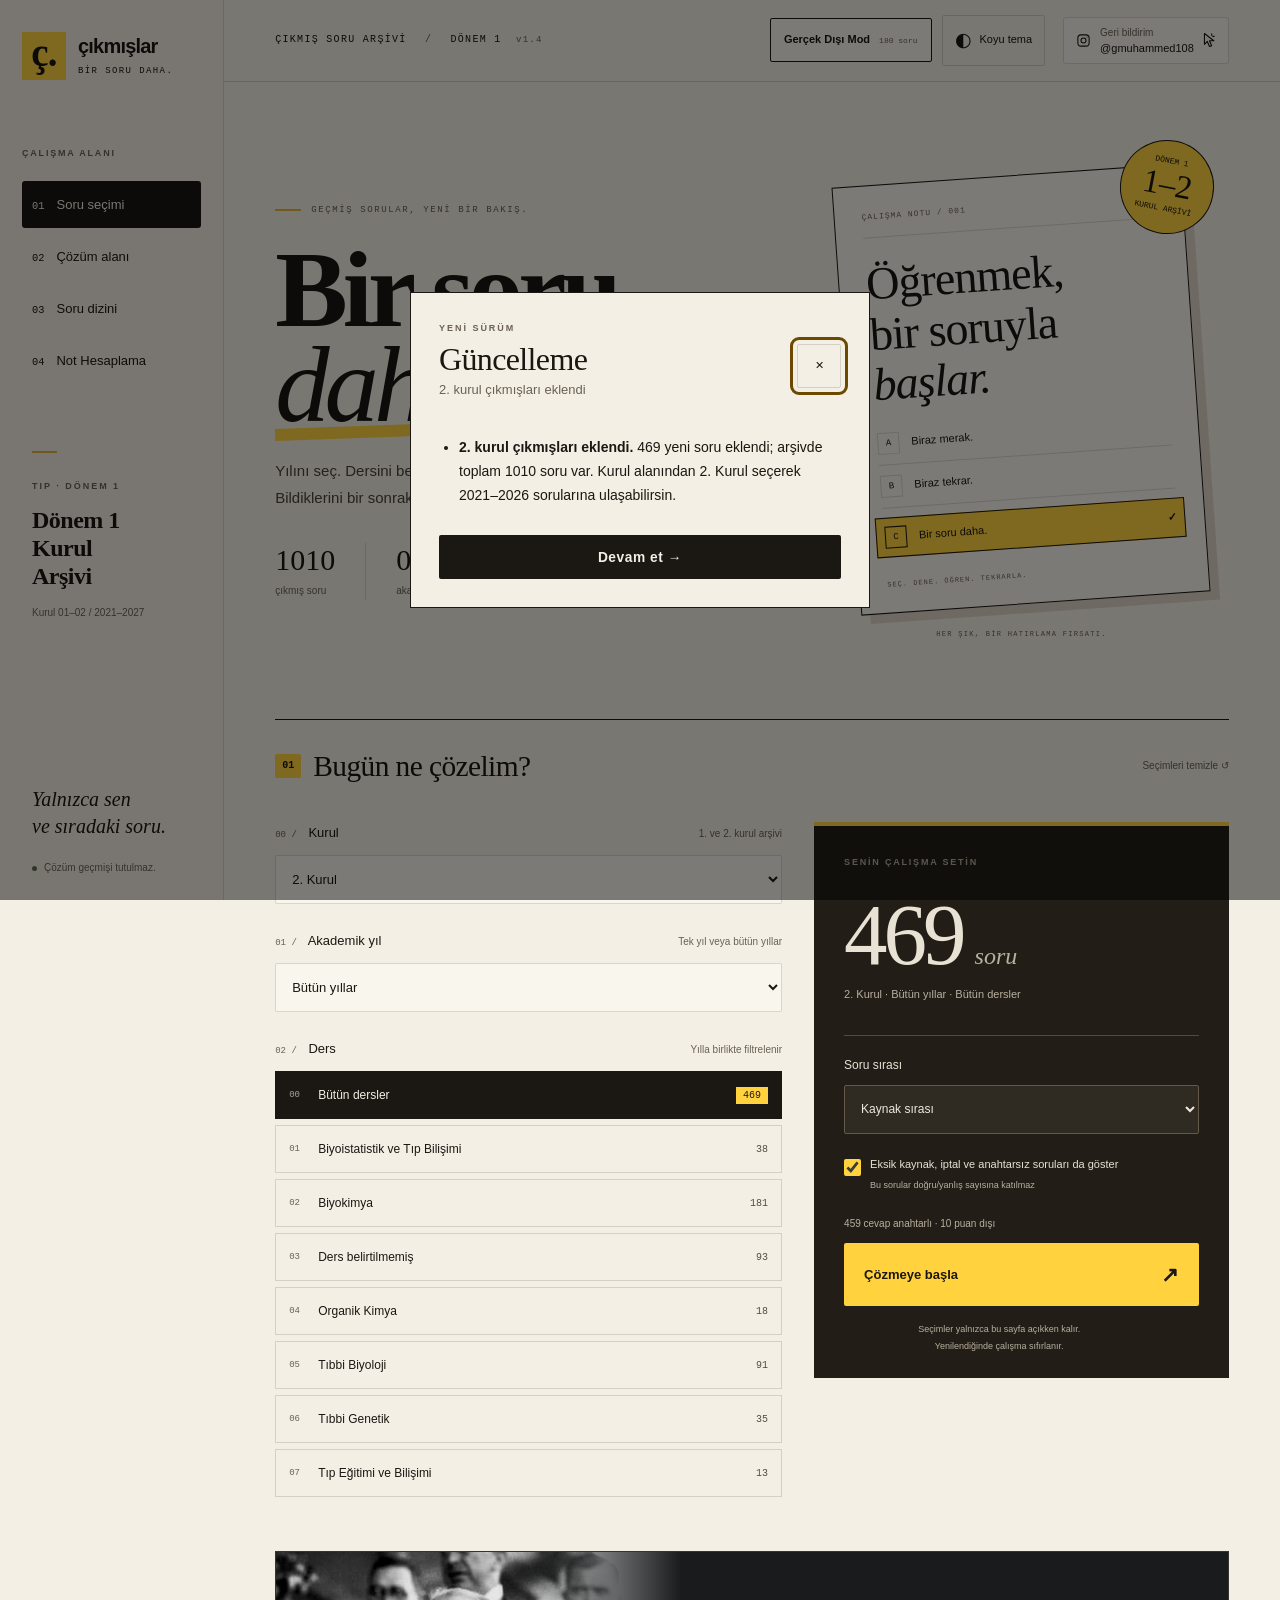
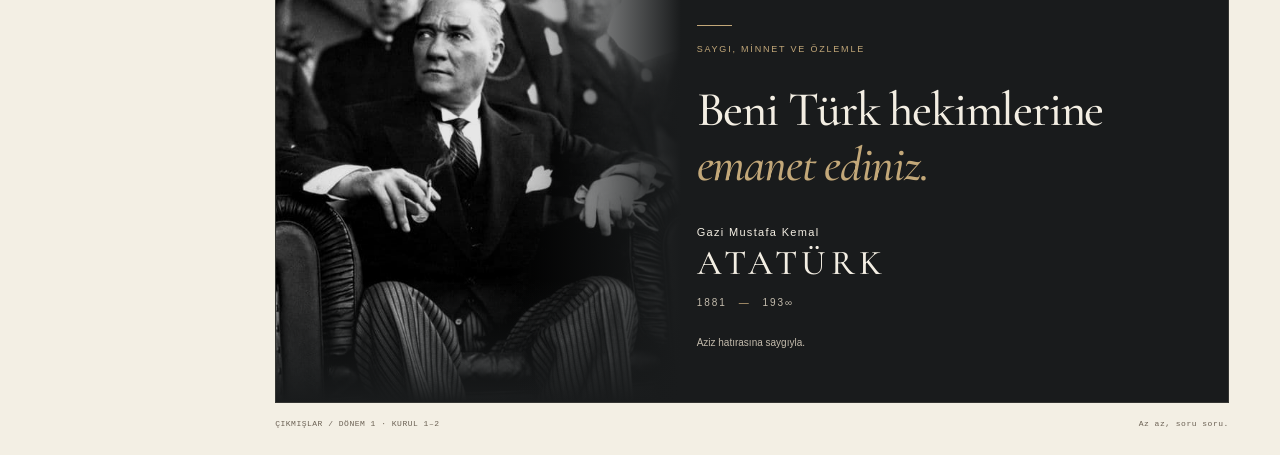
<file: index.html>
<!doctype html>
<html lang="tr" data-theme="light">
<head>
  <meta charset="utf-8">
  <meta name="viewport" content="width=device-width, initial-scale=1, viewport-fit=cover">
  <meta name="theme-color" content="#f3efe4">
  <meta name="description" content="Dönem 1 · 1. ve 2. Kurul çıkmış soruları. Yıla, derse veya tüm arşive göre çalış.">
  <title>Çıkmışlar — Bir soru daha.</title>
  <link rel="icon" href="assets/favicon.svg" type="image/svg+xml">
  <link rel="stylesheet" href="css/tokens.css">
  <link rel="stylesheet" href="css/components.css">
  <link rel="stylesheet" href="css/app.css?v=feedback-desktop-2">
  <script defer src="js/questions.js"></script>
  <script defer src="js/questions-2026-2027.js"></script>
  <script defer src="js/generated-questions.js"></script>
  <script defer src="js/generated-explanations.js"></script>
  <script defer src="js/generated-exam-02.js"></script>
  <script defer src="js/data/archive/questions-kurul-2.js"></script>
  <script defer src="js/data/archive/ai-support-kurul2.js"></script>
  <script defer src="js/core.js"></script>
  <script defer src="js/grades.js"></script>
  <script defer src="js/app.js?v=committee-2"></script>
</head>
<body class="wd-page">
  <a class="wd-skip" href="#main">İçeriğe geç</a>
  <div class="wd-shell">
    <aside class="wd-rail">
      <div class="brand-row"><a href="index.html" class="brand" aria-label="Çıkmışlar ana sayfa"><span class="brand-mark">ç.</span><span>çıkmışlar<span class="brand-sub">BİR SORU DAHA.</span></span></a><a class="brand-feedback" href="https://www.instagram.com/gmuhammed108/" target="_blank" rel="noopener noreferrer" aria-label="Instagram: @gmuhammed108 - Geri bildirim (yeni sekme)"><svg aria-hidden="true" width="15" height="15" viewBox="0 0 24 24" fill="none" stroke="currentColor" stroke-width="1.7"><rect x="3" y="3" width="18" height="18" rx="5"/><circle cx="12" cy="12" r="4"/><circle cx="17.5" cy="6.5" r=".8" fill="currentColor" stroke="none"/></svg><span class="brand-feedback-copy"><span>Geri bildirim</span><strong>@gmuhammed108</strong></span><svg class="feedback-pointer" aria-hidden="true" width="13" height="16" viewBox="0 0 18 22" fill="none" stroke="currentColor" stroke-width="1.5" stroke-linejoin="round"><path d="M2 2v15l4-4 3 7 3-1-3-7h6L2 2Z"/><path d="M12 2v3M16 6h-3"/></svg></a></div>
      <div class="rail-label wd-kicker">ÇALIŞMA ALANI</div>
      <nav class="wd-nav" aria-label="Ana menü"><ol>
        <li><a href="#secim" id="nav-setup" aria-current="location">Soru seçimi</a></li>
        <li><a href="#cozum" id="nav-study">Çözüm alanı</a></li>
        <li><a href="soru-arsivi.html" id="nav-bank">Soru dizini</a></li>
        <li><a href="#not-hesaplama" id="nav-grades">Not Hesaplama</a></li>
      </ol></nav>
      <div class="rail-edition"><span class="edition-line"></span><span class="wd-kicker">TIP · DÖNEM 1</span><strong>Dönem 1<br>Kurul<br>Arşivi</strong><span class="wd-muted">Kurul 01–02 / 2021–2027</span></div>
      <div class="rail-bottom"><p>Yalnızca sen<br>ve sıradaki soru.</p><span class="privacy-dot"></span><span>Çözüm geçmişi tutulmaz.</span></div>
    </aside>
    <main class="wd-main" id="main">
      <header class="topbar"><span class="topbar-label">ÇIKMIŞ SORU ARŞİVİ <span>/</span> DÖNEM 1 <small class="version-badge">v1.4</small></span><div class="topbar-actions"><button id="generated-mode-toggle" class="generated-mode-toggle" type="button" aria-pressed="false" aria-controls="secim"><span>Gerçek Dışı Mod</span><small id="generated-mode-status">180 soru</small></button><button id="theme-toggle" type="button" class="icon-button" aria-label="Koyu temaya geç"><span aria-hidden="true">◐</span><span id="theme-label">Koyu tema</span></button><a class="brand-feedback topbar-feedback" href="https://www.instagram.com/gmuhammed108/" target="_blank" rel="noopener noreferrer" aria-label="Instagram: @gmuhammed108 - Geri bildirim (yeni sekme)"><svg aria-hidden="true" width="15" height="15" viewBox="0 0 24 24" fill="none" stroke="currentColor" stroke-width="1.7"><rect x="3" y="3" width="18" height="18" rx="5"/><circle cx="12" cy="12" r="4"/><circle cx="17.5" cy="6.5" r=".8" fill="currentColor" stroke="none"/></svg><span class="brand-feedback-copy"><span>Geri bildirim</span><strong>@gmuhammed108</strong></span><svg class="feedback-pointer" aria-hidden="true" width="13" height="16" viewBox="0 0 18 22" fill="none" stroke="currentColor" stroke-width="1.5" stroke-linejoin="round"><path d="M2 2v15l4-4 3 7 3-1-3-7h6L2 2Z"/><path d="M12 2v3M16 6h-3"/></svg></a></div></header>
      <noscript><div class="wd-panel">Etkileşimli çözüm için JavaScript'i etkinleştirin. <a href="soru-arsivi.html">1010 soruluk okunabilir arşivi açın.</a></div></noscript>
      <div id="loading-message" class="wd-panel" role="status">Sorular hazırlanıyor…</div>
      <section id="secim" class="setup-view" aria-labelledby="hero-title" hidden>
        <aside id="generated-intro" class="generated-intro" hidden><div><p class="wd-kicker">GERÇEK DIŞI MOD / KURUL DENEMELERİ</p><p id="generated-summary"><strong>Deneme 01 ve Deneme 02: toplam 180 teorik soru.</strong> Her deneme 6 dersin sınav ağırlığına göre 90 sorudan oluşur; pratik soru yok. Bunlar çıkmış soru değildir.</p><small>Yapay zekâ yardımıyla oluşturuldu; öğretim üyesi incelemesinden geçmedi. Şık seçince doğru/yanlış ve açıklama hemen açılır.</small></div><button id="generated-back" type="button" class="text-button">Çıkmışlara dön ↗</button></aside>
        <div class="hero-grid">
          <div class="hero-copy"><p class="wd-kicker"><span class="tiny-rule"></span><span id="hero-kicker">GEÇMİŞ SORULAR, YENİ BİR BAKIŞ.</span></p><h1 id="hero-title" tabindex="-1">Bir soru<br><em>daha.</em></h1><p class="hero-description" id="hero-description">Yılını seç. Dersini belirle.<br>Bildiklerini bir sonraki soruda dene.</p><div class="hero-stats"><div><strong id="hero-question-count">1010</strong><span id="hero-question-label">çıkmış soru</span></div><div><strong id="hero-set-count">06</strong><span id="hero-set-label">akademik yıl</span></div><div><strong id="hero-subject-count">09</strong><span>ders</span></div></div></div>
          <div class="hero-aside" aria-hidden="true"><span class="stamp">DÖNEM 1<br><b>1–2</b><br>KURUL ARŞİVİ</span><div class="paper-preview"><div class="preview-top"><span>ÇALIŞMA NOTU / 001</span><span>↗</span></div><p>Öğrenmek,<br>bir soruyla<br><em>başlar.</em></p><div class="preview-answer"><span>A</span> Biraz merak.</div><div class="preview-answer"><span>B</span> Biraz tekrar.</div><div class="preview-answer selected"><span>C</span> Bir soru daha. <b>✓</b></div><div class="preview-bottom">SEÇ. DENE. ÖĞREN. TEKRARLA.</div></div><span class="aside-caption">HER ŞIK, BİR HATIRLAMA FIRSATI.</span></div>
        </div>
        <div class="section-heading"><span class="wd-number">01</span><h2>Bugün ne çözelim?</h2><button id="reset-filters" class="text-button" type="button">Seçimleri temizle ↺</button></div>
        <div class="selection-layout">
          <div class="filter-panel">
            <div id="committee-field"><div class="field-heading"><label for="committee-filter"><span class="wd-mono">00 /</span> Kurul</label><span class="field-hint" id="committee-field-hint">1. ve 2. kurul arşivi</span></div>
            <select id="committee-filter" class="wd-input"><option value="">Bütün kurullar</option><option value="1">1. Kurul</option><option value="2" selected>2. Kurul</option></select></div>
            <p id="generated-empty" class="wd-muted" role="status" hidden>Bu kurul için henüz deneme yok. Denemeler daha sonra eklenecek.</p>
            <div class="field-heading course-heading"><label for="year-filter"><span class="wd-mono">01 /</span> <span id="year-field-label">Akademik yıl</span></label><span class="field-hint" id="year-field-hint">Tek yıl veya bütün yıllar</span></div>
            <select id="year-filter" class="wd-input"><option value="">Bütün yıllar</option></select>
            <div class="field-heading course-heading"><span id="subject-label"><span class="wd-mono">02 /</span> Ders</span><span class="field-hint" id="subject-field-hint">Yılla birlikte filtrelenir</span></div>
            <div id="subject-filters" class="subject-list" role="group" aria-labelledby="subject-label"></div>
          </div>
          <aside class="session-panel"><div class="wd-kicker">SENİN ÇALIŞMA SETİN</div><div class="set-total"><strong id="filtered-count">469</strong><span>soru</span></div><p id="selection-description">Bütün yıllar · Bütün dersler</p><div class="session-divider"></div><label for="order-filter" class="compact-label">Soru sırası</label><select id="order-filter" class="wd-input"><option value="ordered">Kaynak sırası</option><option value="random">Karışık</option></select><label class="check-row" id="review-filter-row"><input id="review-filter" type="checkbox" checked><span>Eksik kaynak, iptal ve anahtarsız soruları da göster<span class="field-hint">Bu sorular doğru/yanlış sayısına katılmaz</span></span></label><p id="set-breakdown" class="set-breakdown"></p><button id="start-session" type="button" class="wd-button start-button">Çözmeye başla <span aria-hidden="true">↗</span></button><p class="session-footnote">Seçimler yalnızca bu sayfa açıkken kalır.<br>Yenilendiğinde çalışma sıfırlanır.</p></aside>
        </div>
        <figure class="ataturk-tribute">
          <div class="ataturk-photograph"><img class="ataturk-portrait" src="assets/ataturk.jpg" width="564" height="1004" alt="Gazi Mustafa Kemal Atatürk" loading="lazy" decoding="async"></div>
          <figcaption class="ataturk-dedication">
            <p class="ataturk-remembrance">Saygı, minnet ve özlemle</p>
            <blockquote><p><span>Beni Türk hekimlerine</span> <em>emanet ediniz.</em></p></blockquote>
            <div class="ataturk-signature"><p class="ataturk-name"><span>Gazi Mustafa Kemal</span><strong>Atatürk</strong></p><p class="ataturk-dates">1881 <span aria-hidden="true">—</span> 193∞</p></div>
            <p class="ataturk-memory">Aziz hatırasına saygıyla.</p>
          </figcaption>
        </figure>
        <footer class="page-footer"><span>ÇIKMIŞLAR / DÖNEM 1 · KURUL 1–2</span><span>Az az, soru soru.</span></footer>
      </section>
      <section id="cozum" class="study-view" aria-label="Soru çözümü" hidden>
        <div class="study-toolbar">
          <button id="back-to-setup" class="text-button" type="button">← <span id="study-mode-label">Soru seçimi</span></button>
          <div id="session-context" class="wd-muted"></div>
          <div class="study-actions"><button id="finish-session" class="text-button" type="button">Sonuçlar</button><button id="show-bank" class="text-button" type="button">Dizin ▦</button><button id="study-theme-toggle" class="icon-button" type="button" aria-label="Koyu temaya geç">◐</button></div>
        </div>
        <div class="study-progress">
          <div class="progress-heading"><span id="question-position" class="wd-mono"></span><span id="answered-count"></span><span class="study-totals" aria-label="Kaynak anahtarına göre bu çalışma"><span class="brief-correct" title="Doğru">✓ <strong id="correct-count">0</strong></span><span class="brief-wrong" title="Yanlış">× <strong id="wrong-count">0</strong></span><span title="Puan dışı">! <strong id="review-count">0</strong></span></span></div>
          <div class="progress-track"><div id="session-progress"></div></div>
        </div>
        <div id="question-reader" class="question-reader" data-density="normal">
          <article class="question-card" id="question-card">
            <div class="question-meta"><span id="question-subject" class="subject-badge"></span><span id="question-source" class="wd-mono"></span></div>
            <p id="question-transcription-note" class="wd-help" hidden></p>
            <div id="question-warning" class="question-warning" hidden></div>
            <p class="generated-question-disclaimer" id="generated-question-disclaimer" hidden><strong>Dikkat:</strong> Bu soru akademisyen onayından geçmemiştir. Doğruluğu garanti edilmez; yalnızca yapay zekâ tarafından üretilmiş içeriktir.</p>
            <div class="question-content"><div class="question-prompt"><h2 id="question-stem" tabindex="-1"></h2><div id="question-visuals" class="question-visuals"></div></div><div class="question-answers"><div id="question-options" class="options" role="group" aria-label="Cevap seçenekleri"></div><div id="answer-feedback" class="answer-feedback" role="status" aria-live="polite" aria-atomic="true"></div></div></div>
            <details id="ai-support" class="ai-support" hidden><summary>AI desteği <span aria-hidden="true">＋</span></summary><div class="ai-support-content"><small class="ai-disclaimer">Bu metin AI'dır, doğruluğu şüphelidir kontrol ediniz.</small><p id="ai-explanation" class="ai-explanation"></p><div id="ai-detail-content" class="ai-detail-content" hidden></div></div></details>
          </article>
        </div>
        <div class="question-navigation"><button id="previous-question" class="wd-button wd-button--ghost" type="button">← Önceki</button><button id="open-question-info" class="text-button" type="button">Kaynak / not</button><button id="next-question" class="wd-button" type="button">Sonraki soru →</button></div>
      </section>
      <section id="sonuc" class="results-view" aria-labelledby="results-title" hidden><span class="wd-kicker">BİR TUR DAHA TAMAMLANDI.</span><h2 id="results-title" tabindex="-1">Emeğine sağlık.</h2><p id="results-description" class="wd-muted"></p><div id="results-stats" class="results-stats"></div><p class="wd-help" id="results-note">Doğru/yanlış sayıları kaynak anahtarına göredir. Bu sonuç sayfa yenilenince silinir.</p><div class="results-actions"><button id="continue-session" type="button" class="wd-button">Çözmeye devam et →</button><button id="retry-wrong" type="button" class="wd-button wd-button--ghost">Yanlışları yeniden çöz</button><button id="retry-all" type="button" class="wd-button wd-button--ghost">Bu seti yeniden çöz</button><button id="new-selection" type="button" class="text-button">Yeni seçim yap ↗</button></div></section>
      <section id="not-hesaplama" class="grades-view" aria-labelledby="grades-title" hidden>
        <p class="wd-kicker">NOTLARIN, HEDEFİN.</p>
        <h2 id="grades-title" tabindex="-1">Not Hesaplama</h2>
        <p class="grades-intro">Finalsiz geçişte <strong>79,5 → 80</strong>, finalle geçişte <strong>59,5 → 60</strong> barajı uygulanır.</p>
        <div class="grade-layout">
          <form id="grade-form" class="grade-form" novalidate autocomplete="off">
            <div class="grade-form-heading"><span>Yıl içi notların</span><span>0–100</span></div>
            <div id="grade-inputs" class="grade-inputs"></div>
            <div class="grade-entry grade-final-entry"><label for="grade-final">Final <span class="field-hint">İsteğe bağlı · %40</span></label><input id="grade-final" class="wd-input" type="text" inputmode="decimal" maxlength="6" placeholder="0–100" aria-describedby="grade-error"></div>
            <p id="grade-error" class="grade-error" role="alert" hidden></p>
            <button id="grade-clear" class="text-button" type="button">Notları temizle ↺</button>
          </form>
          <div id="grade-results" class="grade-results" aria-live="polite">
            <div class="grade-result"><p id="grade-average-label">Yıl içi ortalaman</p><strong id="grade-average">—</strong><span id="grade-completeness">Notlarını girerek başlayabilirsin.</span></div>
            <div class="grade-result"><p>Finalsiz geçiş · baraj 79,5</p><strong id="grade-exemption">—</strong><span id="grade-exemption-note">Kalan notların için gereken ortalamayı burada görebilirsin.</span></div>
            <div class="grade-result"><p>Gerekli final notu · baraj 59,5</p><strong id="grade-final-needed">—</strong><span id="grade-final-note">Yıl içindeki yedi not tamamlanınca hesaplanır.</span></div>
            <div id="grade-total-card" class="grade-result" hidden><p>Final dahil yıl sonu notun</p><strong id="grade-total">—</strong><span id="grade-total-note"></span></div>
          </div>
        </div>
        <p class="grade-footnote">Yıl içi ağırlıklar toplam %60, final %40. Barajlar ham ağırlıklı sonuçta 79,5 ve 59,5’tir; ara notlar ayrıca yuvarlanmaz. Eksik notlar sıfır sayılmaz. Notların kaydedilmez.</p>
      </section>
    </main>
  </div>
  <dialog id="release-dialog" class="release-dialog" aria-labelledby="release-title"><div class="dialog-header"><div><p class="wd-kicker">YENİ SÜRÜM</p><h2 id="release-title">Güncelleme <span>2. kurul çıkmışları eklendi</span></h2></div><button id="release-close" class="icon-button" type="button" aria-label="Güncelleme notlarını kapat">✕</button></div><ul class="release-notes"><li><strong>2. kurul çıkmışları eklendi.</strong> 469 yeni soru eklendi; arşivde toplam 1010 soru var. Kurul alanından 2. Kurul seçerek 2021–2026 sorularına ulaşabilirsin.</li></ul><button id="release-continue" class="wd-button" type="button">Devam et →</button></dialog>
  <dialog id="bank-dialog" aria-labelledby="bank-title"><div class="dialog-header"><div><span class="wd-kicker">ÇALIŞMA SETİ</span><h2 id="bank-title">Soru dizini</h2></div><button id="close-bank" class="icon-button" type="button" aria-label="Soru dizinini kapat">✕</button></div><p class="wd-help">Bir numaraya dokunarak soruya geçebilirsin.</p><div class="bank-legend"><span>✓ Doğru</span><span>× Yanlış</span><span>! Puan dışı</span><span>· Cevaplanmadı</span></div><label for="bank-search" class="compact-label">Bu sette soru ara</label><input id="bank-search" class="wd-input" type="search" placeholder="Soru metni, ders veya kaynak numarası"><div id="bank-grid" class="bank-grid"></div><p id="bank-empty" class="wd-help" hidden>Eşleşen soru bulunamadı.</p></dialog>
  <dialog id="question-info-dialog" aria-labelledby="question-info-title"><div class="dialog-header"><div><span class="wd-kicker">KAYNAK VE NOTLAR</span><h2 id="question-info-title">Soru ayrıntıları</h2></div><button id="close-question-info" class="icon-button" type="button" aria-label="Soru ayrıntılarını kapat">✕</button></div><div id="answer-notes" class="answer-notes" hidden></div><details id="source-details" class="source-details"><summary><span id="source-summary-label">Kaynak sayfasını aç</span> <span class="field-hint" id="source-summary-hint">Cevap işaretleri içerebilir</span></summary><div id="source-images"></div></details><div class="question-footer"><span id="question-id" class="wd-mono"></span><span id="question-pages"></span></div></dialog>
  <!-- Cloudflare Web Analytics -->
  <script type="module" src="https://static.cloudflareinsights.com/beacon.min.js" data-cf-beacon='{"token": "5ce35599f2cb4ebbadda19005f2c7241"}'></script>
  <!-- End Cloudflare Web Analytics -->
</body>
</html>
</file>
<file: css/tokens.css>
/* Web Dili · Referans: avenoxai/sifirdan/site · 2026-10-14
   Ham palet sabittir; anlamsal değişkenler temayla değişir. */
:root {
  --wd-paper: #f3efe4;
  --wd-paper-2: #eae4d6;
  --wd-ink: #1b1712;
  --wd-gold: #e8b23a;
  --wd-lemon: #ffd23e;
  --wd-sand: #cdbfa3;
  --wd-brick: #b4472f;
  --wd-moss: #5c6b4a;
  --wd-font-display: 'Fraunces', 'Iowan Old Style', Georgia, serif;
  --wd-font-body: 'Schibsted Grotesk', -apple-system, 'Helvetica Neue', sans-serif;
  --wd-font-mono: 'JetBrains Mono', 'SF Mono', Menlo, monospace;
  --wd-text-body: 17px;
  --wd-text-hero: clamp(3rem, 9vw, 7.5rem);
  --wd-text-title: clamp(2rem, 4.4vw, 3.4rem);
  --wd-text-heading: 1.42rem;
  --wd-text-card: 1.14rem;
  --wd-text-lead: 1.24rem;
  --wd-text-small: .87rem;
  --wd-text-label: .74rem;
  --wd-leading-body: 1.62;
  --wd-leading-hero: .92;
  --wd-leading-title: 1.02;
  --wd-tracking-title: -.02em;
  --wd-tracking-label: .22em;
  /* Düzenlenmiş ortak boşluk ölçeği; kaynak tümüyle 4px tabanlı değildir. */
  --wd-space-1: 4px;
  --wd-space-2: 8px;
  --wd-space-3: 12px;
  --wd-space-4: 16px;
  --wd-space-5: 18px;
  --wd-space-6: 22px;
  --wd-space-7: 26px;
  --wd-space-8: 30px;
  --wd-space-9: 40px;
  --wd-section-space: 62px;
  --wd-section-space-mobile: 52px;
  --wd-page-gutter: clamp(28px, 5vw, 76px);
  --wd-content-width: 1320px;
  --wd-content-base: 1180px;
  --wd-hero-width: 760px;
  --wd-rail-width: 188px;
  --wd-copy-width: 62ch;
  --wd-radius-sm: 2px;
  --wd-radius-md: 3px;
  --wd-border-thin: 1px;
  --wd-border-strong: 2px;
  --wd-border-accent: 3px;
  --wd-ease: cubic-bezier(.2, .7, .3, 1);
  --wd-duration-press: 100ms;
  --wd-duration-fast: 140ms;
  --wd-duration-hover: 200ms;
  --wd-duration-reveal: 600ms;
  --wd-stagger: 80ms;
  --wd-reveal-distance: 18px;
  --wd-hover-distance: -4px;
  --wd-z-rail: 10;
  --wd-z-overlay: 60;
}
:root, [data-theme='light'] {
  color-scheme: light;
  --wd-bg: var(--wd-paper);
  --wd-surface: var(--wd-paper-2);
  --wd-card: var(--wd-paper-2);
  --wd-text: var(--wd-ink);
  --wd-muted: #6b6154;
  --wd-secondary: #4a4237;
  --wd-deep: #221e17;
  --wd-on-deep: #e8e2d4;
  --wd-on-deep-muted: #b8b0a0;
  --wd-rail-bg: rgba(243,239,228,.94);
  --wd-line: rgba(27,23,18,.14);
  --wd-line-strong: #1b1712;
  --wd-hover-bg: #ddd3be;
  --wd-action: var(--wd-ink);
  --wd-action-text: var(--wd-paper);
  --wd-action-hover: #33291f;
  --wd-active: var(--wd-ink);
  --wd-active-text: var(--wd-paper);
  --wd-success-text: var(--wd-moss);
  --wd-danger-text: var(--wd-brick);
  --wd-focus: #6b4a00;
  --wd-shadow-card: 6px 6px 0 rgba(205,191,163,.5);
  --wd-shadow-media: 5px 5px 0 rgba(205,191,163,.42);
  --wd-texture-dot: rgba(205,191,163,.16);
}
[data-theme='dark'] {
  color-scheme: dark;
  --wd-bg: #262624;
  --wd-surface: #2f2e2b;
  --wd-card: #2c2b28;
  --wd-text: #ede8dc;
  --wd-muted: #a69c8a;
  --wd-secondary: #b8b0a0;
  --wd-deep: #171614;
  --wd-on-deep: #e8e2d4;
  --wd-on-deep-muted: #b8b0a0;
  --wd-rail-bg: rgba(30,29,27,.96);
  --wd-line: rgba(237,232,220,.14);
  --wd-line-strong: rgba(237,232,220,.8);
  --wd-hover-bg: #3a382f;
  --wd-action: var(--wd-lemon);
  --wd-action-text: var(--wd-ink);
  --wd-action-hover: var(--wd-gold);
  --wd-active: var(--wd-lemon);
  --wd-active-text: var(--wd-ink);
  --wd-success-text: #a3b683;
  --wd-danger-text: #e07a5f;
  --wd-focus: var(--wd-lemon);
  --wd-shadow-card: 6px 6px 0 rgba(0,0,0,.45);
  --wd-shadow-media: 0 0 0 1px rgba(0,0,0,.5), 0 14px 34px rgba(0,0,0,.4);
  --wd-texture-dot: rgba(255,255,255,.04);
}
</file>
<file: css/components.css>
/* tokens.css önce yüklenmelidir. wd- öneki başka projelerle çakışmayı azaltır. */
*, *::before, *::after { box-sizing: border-box; }
html { scroll-behavior: smooth; }
.wd-page { margin: 0; background: var(--wd-bg); color: var(--wd-text); font: var(--wd-text-body)/var(--wd-leading-body) var(--wd-font-body); background-image: radial-gradient(circle, var(--wd-texture-dot) 1px, transparent 1px); background-size: 7px 7px; }
.wd-page ::selection { background: var(--wd-lemon); color: var(--wd-ink); }
.wd-page :focus-visible { outline: 3px solid var(--wd-focus); outline-offset: 4px; }
.wd-page a { color: inherit; text-underline-offset: 4px; text-decoration-color: var(--wd-gold); }
.wd-page h1, .wd-page h2, .wd-page h3 { font-family: var(--wd-font-display); letter-spacing: var(--wd-tracking-title); margin: 0 0 16px; overflow-wrap: anywhere; }
.wd-page h1 { font-size: var(--wd-text-hero); line-height: var(--wd-leading-hero); font-weight: 900; }
.wd-page h2 { font-size: var(--wd-text-title); line-height: var(--wd-leading-title); font-weight: 900; }
.wd-page h3 { font-size: var(--wd-text-heading); line-height: 1.18; font-weight: 600; }
.wd-page p { max-width: var(--wd-copy-width); margin: 0 0 1.1em; }
.wd-muted { color: var(--wd-muted); }
.wd-lead { font-size: var(--wd-text-lead); line-height: 1.55; max-width: 58ch; }
.wd-kicker { color: var(--wd-muted); font-size: var(--wd-text-label); font-weight: 700; letter-spacing: var(--wd-tracking-label); text-transform: uppercase; }
.wd-mono, .wd-page code { font-family: var(--wd-font-mono); }
.wd-shell { display: grid; grid-template-columns: var(--wd-rail-width) minmax(0,1fr); }
.wd-main { min-width: 0; }
.wd-rail { position: sticky; top: 0; height: 100vh; overflow-y: auto; padding: 22px 18px; display: flex; flex-direction: column; gap: 22px; background: var(--wd-rail-bg); border-right: 1px solid var(--wd-line); z-index: var(--wd-z-rail); }
.wd-brand { font: 900 1.2rem var(--wd-font-display); letter-spacing: .04em; }
.wd-nav ol { list-style: none; padding: 0; margin: 0; counter-reset: section; }
.wd-nav li { counter-increment: section; }
.wd-nav a { display: flex; align-items: baseline; gap: 8px; min-height: 44px; padding: 10px 8px; font-size: .8rem; text-decoration: none; border-radius: var(--wd-radius-md); transition: background var(--wd-duration-fast); }
.wd-nav a::before { content: counter(section, decimal-leading-zero); font: .65rem var(--wd-font-mono); }
.wd-nav a:hover { background: var(--wd-hover-bg); }
.wd-nav a[aria-current='location'] { background: var(--wd-active); color: var(--wd-active-text); }
.wd-rail-note { margin-top: auto; font-size: .8rem; color: var(--wd-muted); }
.wd-section { padding: var(--wd-section-space) var(--wd-page-gutter); border-bottom: 1px solid var(--wd-line); scroll-margin-top: 16px; }
.wd-inner { max-width: var(--wd-content-width); }
.wd-section-head { display: flex; gap: 16px; align-items: baseline; margin-bottom: 16px; }
.wd-number, .wd-badge { display: inline-block; border-radius: var(--wd-radius-sm); background: var(--wd-lemon); color: var(--wd-ink); padding: 3px 9px; font: 700 .78rem/1.6 var(--wd-font-mono); }
.wd-badge { font-size: .68rem; letter-spacing: .06em; text-transform: uppercase; }
.wd-badge--success { background: var(--wd-moss); color: var(--wd-paper); }
.wd-badge--danger { background: var(--wd-brick); color: var(--wd-paper); }
.wd-hero { min-height: 100vh; display: grid; align-content: center; padding-block: 92px; border-bottom: 2px solid var(--wd-line-strong); }
.wd-hero .wd-inner { max-width: var(--wd-hero-width); }
.wd-hero h1 { margin-top: 26px; }
.wd-hero h1 span { color: var(--wd-gold); }
.wd-hero-rule { height: 7px; width: min(560px,100%); background: var(--wd-gold); margin: 26px 0 30px; }
.wd-actions { display: flex; flex-wrap: wrap; gap: 12px; align-items: center; margin: 22px 0; }
.wd-button { display: inline-flex; justify-content: center; align-items: center; min-height: 44px; padding: 9px 17px; font: 700 .86rem/1.4 var(--wd-font-body); letter-spacing: .04em; background: var(--wd-action); color: var(--wd-action-text); border: 2px solid var(--wd-action); border-radius: var(--wd-radius-sm); cursor: pointer; transition: background var(--wd-duration-fast), transform var(--wd-duration-press); }
.wd-page a.wd-button { color: var(--wd-action-text); text-decoration: none; }
.wd-button:hover:not(:disabled) { background: var(--wd-action-hover); border-color: var(--wd-action-hover); }
.wd-button:active:not(:disabled) { transform: translateY(1px); }
.wd-button--ghost { background: transparent; border-color: var(--wd-line-strong); color: var(--wd-text); }
.wd-button--ghost:hover:not(:disabled) { background: var(--wd-hover-bg); border-color: var(--wd-line-strong); }
.wd-button--gold { background: var(--wd-gold); color: var(--wd-ink); border-color: var(--wd-gold); }
.wd-button--gold:hover:not(:disabled) { background: var(--wd-lemon); border-color: var(--wd-lemon); }
.wd-button:disabled { opacity: .4; cursor: not-allowed; }
.wd-grid { display: grid; grid-template-columns: repeat(3,minmax(0,1fr)); gap: var(--wd-space-5); margin-top: 30px; }
.wd-grid--two { grid-template-columns: repeat(2,minmax(0,1fr)); gap: 30px; }
.wd-card { min-width: 0; background: var(--wd-card); border: 1px solid var(--wd-line); border-top: 3px solid var(--wd-text); padding: 22px; }
.wd-card--interactive { transition: transform var(--wd-duration-hover) var(--wd-ease), box-shadow var(--wd-duration-hover); }
.wd-card--interactive:hover { transform: translateY(var(--wd-hover-distance)); box-shadow: var(--wd-shadow-card); border-top-color: var(--wd-gold); }
.wd-card p { color: var(--wd-secondary); font-size: var(--wd-text-small); line-height: 1.5; }
.wd-card p:last-child, .wd-panel p:last-child { margin-bottom: 0; }
.wd-card h3 { font-size: var(--wd-text-card); }
.wd-card--featured { border-top-color: var(--wd-gold); }
.wd-card-media { margin: -22px -22px 18px; aspect-ratio: 16/10; overflow: hidden; background: var(--wd-paper-2); color: var(--wd-ink); display: grid; place-items: center; font: 900 clamp(2rem,5vw,4rem) var(--wd-font-display); border-bottom: 1px solid var(--wd-line); }
.wd-card-media img, .wd-card-media video { width: 100%; height: 100%; object-fit: cover; }
.wd-panel { background: var(--wd-card); border: 1px solid var(--wd-line); border-left: 3px solid var(--wd-gold); padding: 22px 26px; margin: 26px 0; }
.wd-panel--deep { background: var(--wd-deep); color: var(--wd-on-deep); border-left-color: var(--wd-lemon); }
.wd-panel--deep .wd-kicker { color: var(--wd-on-deep-muted); }
.wd-stat-row { display: flex; flex-wrap: wrap; gap: 34px; margin-top: 40px; }
.wd-stat strong { display: block; font: 900 2.5rem/1 var(--wd-font-display); }
.wd-stat span { font-size: .76rem; color: var(--wd-muted); }
.wd-swatches { display: grid; grid-template-columns: repeat(4,minmax(0,1fr)); gap: 18px; margin-top: 30px; }
.wd-swatch { border: 1px solid var(--wd-line); background: var(--wd-card); padding: 12px; }
.wd-swatch-color { height: 84px; background: var(--swatch); border: 1px solid var(--wd-line); margin-bottom: 12px; }
.wd-swatch code { font-size: .8rem; }
.wd-quote { margin: 26px 0; padding-left: 22px; border-left: 3px solid var(--wd-gold); font: italic 400 1.6rem/1.32 var(--wd-font-display); max-width: 34ch; }
.wd-route { list-style: none; padding: 0; margin: 30px 0; }
.wd-route li { padding: 12px 0 12px 22px; border-left: 3px dashed var(--wd-gold); }
.wd-route strong { font-family: var(--wd-font-display); }
.wd-route span { display: block; color: var(--wd-muted); font-size: .87rem; }
.wd-route [aria-current='step'] { border-left-style: solid; }
.wd-form-label { display: block; margin-bottom: 8px; font-weight: 700; }
.wd-input { width: 100%; min-height: 44px; padding: 10px 12px; background: var(--wd-bg); color: var(--wd-text); border: 1px solid var(--wd-line-strong); border-radius: var(--wd-radius-sm); font: inherit; }
.wd-input:invalid:not(:placeholder-shown) { border-color: var(--wd-danger-text); }
.wd-help { font-size: .87rem; color: var(--wd-muted); margin-top: 8px !important; }
.wd-status { color: var(--wd-success-text); min-height: 1.62em; }
.wd-skip { position: fixed; top: 8px; left: 8px; transform: translateY(-160%); background: var(--wd-action); color: var(--wd-action-text) !important; padding: 12px; z-index: var(--wd-z-overlay); }
.wd-skip:focus { transform: none; }
/* İçerik JS olmadan da görünür; sadece açıkça etkinleştirilince hareket eklenir. */
@media (prefers-reduced-motion: no-preference) {
  .wd-reveal.wd-enter { animation: wd-rise var(--wd-duration-reveal) var(--wd-ease) both; }
  @keyframes wd-rise { from { opacity: 0; transform: translateY(var(--wd-reveal-distance)); } to { opacity: 1; transform: none; } }
}
/* CSS değişkenleri media koşullarında kullanılamadığı için eşikler sabittir. */
@media (max-width: 1080px) {
  .wd-shell { grid-template-columns: minmax(0,1fr); }
  .wd-rail { position: static; height: auto; border-right: 0; border-bottom: 1px solid var(--wd-line); }
  .wd-nav ol { display: flex; flex-wrap: wrap; gap: 4px; }
  .wd-rail-note { display: none; }
  .wd-section { padding-block: var(--wd-section-space-mobile); }
  .wd-hero { min-height: auto; padding-block: 56px; }
  .wd-grid { grid-template-columns: repeat(2,minmax(0,1fr)); }
  .wd-grid--two { grid-template-columns: minmax(0,1fr); }
}
@media (max-width: 640px) {
  .wd-grid { grid-template-columns: minmax(0,1fr); }
  .wd-swatches { grid-template-columns: repeat(2,minmax(0,1fr)); }
  .wd-section { padding-inline: 20px; }
}
@media (prefers-reduced-motion: reduce) {
  html { scroll-behavior: auto; }
  .wd-page *, .wd-page *::before, .wd-page *::after { animation: none !important; transition: none !important; }
  .wd-card--interactive:hover { transform: none; }
}
@media print {
  .wd-shell { display: block; }
  .wd-rail, .wd-actions, .wd-skip { display: none; }
  .wd-hero { min-height: auto; }
  .wd-section { break-inside: avoid; }
}
</file>
<file: css/app.css>
:root { --wd-rail-width: 224px; --app-success-bg: #e4eddd; --app-success-border: #537645; --app-success-ink: #294f28; --app-danger-bg: #f6e4df; --app-danger-border: #b4472f; --app-danger-ink: #8d2e20; --app-quiet: #ddd6c7; --app-panel: #f9f6ed; }
[data-theme='dark'] { --app-success-bg: #283c2b; --app-success-border: #9abd87; --app-success-ink: #c5e4b1; --app-danger-bg: #4b2c27; --app-danger-border: #e7957e; --app-danger-ink: #ffc2ae; --app-quiet: #47443b; --app-panel: #2d2d29; }
[hidden] { display: none !important; }
button, input, select, summary { -webkit-tap-highlight-color: transparent; }
button, input, select { font: inherit; }
button, summary { touch-action: manipulation; }
button { color: inherit; }
.wd-page { background-image: none; }
.wd-main { max-width: 1800px; width: 100%; }
.wd-rail { padding: 30px 22px 24px; gap: 18px; }
.brand { display: flex; gap: 12px; align-items: center; text-decoration: none; font-weight: 800; font-size: 20px; letter-spacing: -.8px; }
.brand-mark { display: grid; place-items: center; width: 44px; height: 48px; background: var(--wd-lemon); color: var(--wd-ink); font: 900 39px/.9 var(--wd-font-display); padding-bottom: 7px; }
.brand-sub { display: block; font: 9px/2.2 var(--wd-font-mono); letter-spacing: 1.4px; }
.rail-label { margin: 46px 0 2px; font-size: 9px; letter-spacing: 1.8px; }
.wd-nav a { font-size: 13px; padding: 13px 10px; gap: 12px; margin-bottom: 5px; }
.rail-edition { margin: 44px 10px 20px; font-size: 12px; }
.edition-line { display: block; width: 25px; height: 2px; background: var(--wd-gold); margin-bottom: 23px; }
.rail-edition .wd-kicker { font-size: 9px; }
.rail-edition strong { display: block; font: 600 24px/1.16 var(--wd-font-display); margin: 12px 0; letter-spacing: -.5px; }
.rail-edition > .wd-muted { font-size: 10px; }
.rail-bottom { margin-top: auto; padding: 12px 10px 0; color: var(--wd-muted); font-size: 10px; }
.rail-bottom p { font: italic 20px/1.35 var(--wd-font-display); color: var(--wd-text); margin-bottom: 20px; }
.privacy-dot { display: inline-block; background: var(--wd-moss); width: 5px; height: 5px; margin-right: 7px; border-radius: 50%; }
.topbar { display: flex; justify-content: space-between; align-items: center; padding: 15px clamp(24px,4vw,64px); min-height: 74px; border-bottom: 1px solid var(--wd-line); gap: 16px; }
.topbar-label { font: 10px/1.4 var(--wd-font-mono); letter-spacing: 1.3px; }
.topbar-label > span { margin: 0 11px; color: var(--wd-muted); }
.icon-button { display: inline-flex; gap: 8px; align-items: center; justify-content: center; min-height: 44px; min-width: 44px; background: transparent; border: 1px solid var(--wd-line); border-radius: 2px; padding: 9px 12px; cursor: pointer; font-size: 11px; }
.icon-button:hover { background: var(--wd-hover-bg); }
.icon-button > span:first-child { font-size: 19px; }
.setup-view, .study-view, .results-view { padding: 0 clamp(24px,4vw,64px); }
.hero-grid { display: grid; grid-template-columns: 1.1fr .9fr; padding: 58px 0 56px; gap: 32px; align-items: center; }
.hero-copy .wd-kicker { font: 9px/1.5 var(--wd-font-mono); letter-spacing: 1.6px; display: flex; align-items: center; gap: 10px; margin-bottom: 26px; }
.tiny-rule { width: 26px; height: 2px; background: var(--wd-gold); flex-shrink: 0; }
.wd-page h1 { font-size: clamp(78px,8.5vw,132px); line-height: .87; letter-spacing: -5px; margin-bottom: 26px; font-weight: 600; }
.wd-page h1 em { font-weight: 400; position: relative; z-index: 0; }
.wd-page h1 em::after { position: absolute; content: ''; height: 12px; background: var(--wd-lemon); left: 0; right: -6px; bottom: 8px; z-index: -1; transform: rotate(-2deg); }
.hero-description { font-size: 15px; color: var(--wd-secondary); line-height: 1.75; }
.hero-stats { display: flex; gap: 30px; margin-top: 32px; }
.hero-stats > div { padding-right: 30px; border-right: 1px solid var(--wd-line); }
.hero-stats > div:last-child { border: 0; padding: 0; }
.hero-stats strong { display: block; font: 500 30px/1.15 var(--wd-font-display); }
.hero-stats span { display: block; color: var(--wd-muted); font-size: 10px; margin-top: 6px; }
.hero-aside { position: relative; max-width: 370px; width: 100%; justify-self: center; padding: 35px 10px 25px; }
.paper-preview { padding: 25px 27px 22px; background: var(--app-panel); border: 1px solid var(--wd-line-strong); box-shadow: 9px 9px 0 var(--app-quiet); transform: rotate(-4deg); }
.preview-top, .preview-bottom { font: 8px/1.5 var(--wd-font-mono); letter-spacing: 1px; }
.preview-top { display: flex; justify-content: space-between; border-bottom: 1px solid var(--wd-line); padding-bottom: 14px; color: var(--wd-muted); }
.paper-preview p { font: 500 clamp(30px,3.6vw,49px)/1.1 var(--wd-font-display); letter-spacing: -1px; padding: 21px 0 12px; margin: 0; }
.paper-preview p em { font-weight: 400; }
.preview-answer { display: flex; gap: 12px; align-items: center; font-size: 11px; padding: 10px 0; border-bottom: 1px solid var(--wd-line); }
.preview-answer > span { display: grid; place-items: center; width: 22px; height: 22px; border: 1px solid var(--wd-line); font: 9px var(--wd-font-mono); }
.preview-answer.selected { background: var(--wd-lemon); color: var(--wd-ink); border: 1px solid var(--wd-ink); padding: 8px; margin: 9px -8px 0; }
.preview-answer.selected span { border-color: var(--wd-ink); }
.preview-answer b { margin-left: auto; }
.preview-bottom { padding-top: 22px; color: var(--wd-muted); font-size: 7px; }
.stamp { position: absolute; right: -8px; top: 0; width: 94px; height: 94px; border-radius: 50%; background: var(--wd-lemon); border: 1px solid var(--wd-ink); color: var(--wd-ink); z-index: 1; text-align: center; padding-top: 15px; font: 8px/1.2 var(--wd-font-mono); transform: rotate(11deg); }
.stamp b { font: 500 33px/1.15 var(--wd-font-display); }
.aside-caption { display: block; font: 7px var(--wd-font-mono); letter-spacing: 1.3px; margin-top: 27px; text-align: center; color: var(--wd-muted); }
.section-heading { border-top: 1px solid var(--wd-line-strong); display: flex; gap: 12px; align-items: center; padding: 24px 0; }
.section-heading .wd-number { font-size: 10px; padding: 4px 7px; }
.wd-page .section-heading h2 { font-size: clamp(24px,2.3vw,34px); margin: 0; font-weight: 500; }
.text-button { background: none; border: none; padding: 10px 0; cursor: pointer; min-height: 44px; text-underline-offset: 5px; font-size: 12px; }
.text-button:hover { text-decoration: underline; }
.section-heading .text-button { margin-left: auto; color: var(--wd-muted); font-size: 10px; }
.selection-layout { display: grid; grid-template-columns: 1.1fr .9fr; gap: 32px; align-items: start; }
.filter-panel { padding: 10px 0; }
.field-heading { display: flex; justify-content: space-between; align-items: baseline; gap: 12px; font-size: 13px; margin-bottom: 12px; }
.field-heading .wd-mono { font-size: 9px; color: var(--wd-muted); margin-right: 8px; }
.field-hint { display: block; font-size: 10px; color: var(--wd-muted); font-weight: 400; }
.field-heading > .field-hint { text-align: right; }
.wd-input { border-color: var(--wd-line); background: var(--app-panel); font-size: 13px; min-height: 49px; }
select.wd-input { padding-right: 28px; cursor: pointer; }
.course-heading { margin-top: 26px; }
.subject-list { display: grid; gap: 6px; }
.subject-choice { min-height: 48px; display: flex; align-items: center; text-align: left; gap: 12px; border: 1px solid var(--wd-line); background: transparent; width: 100%; padding: 10px 13px; cursor: pointer; font-size: 12px; }
.subject-choice:hover { background: var(--wd-hover-bg); }
.subject-choice[aria-pressed='true'] { border-color: var(--wd-line-strong); background: var(--wd-text); color: var(--wd-bg); }
.subject-choice .subject-index { font: 9px var(--wd-font-mono); opacity: .65; width: 17px; flex-shrink: 0; }
.subject-choice .subject-name { flex: 1; }
.subject-count { font: 10px var(--wd-font-mono); opacity: .75; }
.subject-choice[aria-pressed='true'] .subject-count { background: var(--wd-lemon); color: var(--wd-ink); padding: 3px 7px; opacity: 1; }
.session-panel { background: var(--wd-deep); color: var(--wd-on-deep); padding: 29px 30px 24px; border-top: 4px solid var(--wd-lemon); margin-top: 10px; }
.session-panel .wd-kicker { color: var(--wd-on-deep-muted); font-size: 9px; letter-spacing: 1.8px; }
.set-total { display: flex; align-items: baseline; gap: 12px; margin: 24px 0 8px; }
.set-total strong { font: 400 87px/.95 var(--wd-font-display); letter-spacing: -4px; }
.set-total span { font: italic 24px var(--wd-font-display); color: var(--wd-on-deep-muted); }
.session-panel #selection-description { color: var(--wd-on-deep-muted); font-size: 11px; line-height: 1.65; min-height: 2.8em; }
.session-divider { height: 1px; background: #524a3e; margin: 20px 0; }
.compact-label { display: block; margin-bottom: 9px; font-size: 12px; }
.session-panel .wd-input { background: #302b22; color: #ede8dc; border-color: #625949; font-size: 12px; }
.check-row { display: flex; align-items: flex-start; gap: 9px; margin: 22px 0 16px; font-size: 11px; cursor: pointer; min-height: 44px; }
.check-row input { margin: 3px 0 0; width: 17px; height: 17px; accent-color: var(--wd-lemon); flex-shrink: 0; }
.check-row .field-hint { font-size: 9px; color: var(--wd-on-deep-muted); margin-top: 4px; }
.set-breakdown { font-size: 10px; color: var(--wd-on-deep-muted); min-height: 1.6em; }
.start-button { width: 100%; background: var(--wd-lemon); color: var(--wd-ink); border-color: var(--wd-lemon); justify-content: space-between; padding: 15px 18px; font-size: 13px; letter-spacing: 0; }
.start-button:hover:not(:disabled) { background: var(--wd-gold); border-color: var(--wd-gold); }
.start-button > span { font-size: 21px; }
.session-footnote { margin: 15px 0 0 !important; color: var(--wd-on-deep-muted); font-size: 9px; text-align: center; line-height: 1.8; }
.about-panel { margin: 32px 0; border-block: 1px solid var(--wd-line); font-size: 12px; }
summary { cursor: pointer; min-height: 48px; padding: 13px 0; }
.about-panel summary { display: flex; justify-content: space-between; list-style: none; font-weight: 600; }
.about-panel p { color: var(--wd-secondary); max-width: 85ch; }
.about-panel > a { display: inline-flex; align-items: center; min-height: 44px; margin-bottom: 8px; }
.page-footer { display: flex; justify-content: space-between; gap: 20px; padding: 16px 0 27px; font: 8px var(--wd-font-mono); color: var(--wd-muted); letter-spacing: .5px; }
@font-face { font-family: 'Cikmislar Memorial'; src: url('../assets/fonts/memorial-regular.woff2') format('woff2'); font-style: normal; font-weight: 300 700; font-display: swap; }
@font-face { font-family: 'Cikmislar Memorial'; src: url('../assets/fonts/memorial-italic.woff2') format('woff2'); font-style: italic; font-weight: 300 700; font-display: swap; }
.ataturk-tribute { --tribute-bg: #191b1c; --tribute-text: #f3eee3; --tribute-muted: #c4bcad; --tribute-accent: #c3a879; display: grid; grid-template-columns: minmax(0,.85fr) minmax(0,1.15fr); margin: 44px 0 0; background: var(--tribute-bg); color: var(--tribute-text); border: 1px solid #343532; isolation: isolate; }
.ataturk-photograph { position: relative; min-height: 450px; overflow: hidden; }
.ataturk-portrait { position: absolute; inset: 0; display: block; width: 100%; height: 100%; object-fit: cover; object-position: 50% 28%; filter: grayscale(1) contrast(1.06) brightness(.9); }
.ataturk-photograph::after { content: ''; position: absolute; inset: 0; background: linear-gradient(90deg,transparent 58%,var(--tribute-bg)),linear-gradient(0deg,var(--tribute-bg),transparent 27%); pointer-events: none; }
.ataturk-dedication { min-width: 0; display: flex; flex-direction: column; justify-content: center; align-items: flex-start; padding: clamp(30px,4vw,55px) clamp(25px,3.5vw,50px) 30px 16px; }
.ataturk-tribute .ataturk-remembrance { margin: 0 0 26px; color: var(--tribute-accent); font: 500 9px/1.7 var(--wd-font-body); letter-spacing: .2em; text-transform: uppercase; }
.ataturk-remembrance::before { content: ''; display: block; width: 35px; height: 1px; background: var(--tribute-accent); margin-bottom: 16px; }
.ataturk-tribute blockquote { margin: 0; width: 100%; }
.ataturk-tribute blockquote p { margin: 0; max-width: none; font: 500 clamp(33px,3.8vw,53px)/1.12 'Cikmislar Memorial',Georgia,serif; letter-spacing: -.025em; text-wrap: balance; }
.ataturk-tribute blockquote span, .ataturk-tribute blockquote em { display: block; }
.ataturk-tribute blockquote em { font-weight: 500; color: var(--tribute-accent); }
.ataturk-signature { margin-top: 32px; }
.ataturk-tribute .ataturk-name { margin: 0; }
.ataturk-name > span { display: block; font: 400 11px/1.6 var(--wd-font-body); letter-spacing: .12em; }
.ataturk-name > strong { display: block; margin: 4px 0 0; font: 500 35px/1 'Cikmislar Memorial',Georgia,serif; text-transform: uppercase; letter-spacing: .12em; }
.ataturk-tribute .ataturk-dates { margin: 14px 0 0; font: 400 10px/1.5 var(--wd-font-body); letter-spacing: .2em; color: var(--tribute-muted); }
.ataturk-dates > span { margin-inline: 7px; color: var(--tribute-accent); }
.ataturk-tribute .ataturk-memory { margin: 25px 0 0; font: 400 10px/1.6 var(--wd-font-body); color: var(--tribute-muted); }
.archive-content h2 { white-space: pre-line; }
@media (max-width: 640px) {
  .ataturk-tribute { grid-template-columns: minmax(0,1fr); margin-top: 32px; }
  .ataturk-photograph { min-height: 0; aspect-ratio: 1.18; }
  .ataturk-portrait { object-position: 50% 27%; }
  .ataturk-photograph::after { background: linear-gradient(0deg,var(--tribute-bg),transparent 43%); }
  .ataturk-dedication { align-items: center; text-align: center; padding: 5px 22px 30px; }
  .ataturk-tribute .ataturk-remembrance { margin-bottom: 20px; font-size: 8px; }
  .ataturk-remembrance::before { margin-inline: auto; margin-bottom: 14px; }
  .ataturk-tribute blockquote p { font-size: clamp(31px,8vw,39px); line-height: 1.1; }
  .ataturk-signature { margin-top: 26px; }
  .ataturk-name > strong { font-size: 32px; }
  .ataturk-tribute .ataturk-memory { margin-top: 22px; }
}
.study-view { padding-bottom: 30px; }
.study-toolbar { display: flex; justify-content: space-between; align-items: center; gap: 16px; margin: 18px 0 24px; }
#session-context { font-size: 11px; text-align: center; }
.progress-heading { display: flex; justify-content: space-between; font-size: 11px; color: var(--wd-muted); gap: 12px; }
.progress-track { height: 3px; background: var(--wd-line); margin: 12px 0 30px; }
#session-progress { background: var(--wd-gold); height: 100%; width: 0; transition: width 180ms ease; }
.question-layout { display: grid; grid-template-columns: minmax(0,1fr) 155px; gap: 35px; }
.question-card { min-width: 0; }
.question-meta { display: flex; justify-content: space-between; align-items: center; gap: 10px; margin-bottom: 22px; }
.subject-badge { font-size: 10px; background: var(--wd-surface); padding: 7px 10px; border: 1px solid var(--wd-line); }
#question-source { font-size: 10px; color: var(--wd-muted); text-align: right; }
.wd-page #question-stem { font: 500 clamp(21px,2.25vw,30px)/1.45 var(--wd-font-body); letter-spacing: -.5px; white-space: pre-line; margin-bottom: 24px; overflow-wrap: anywhere; }
.question-warning { font-size: 12px; background: var(--wd-surface); border-left: 3px solid var(--wd-gold); padding: 12px 15px; margin-bottom: 22px; }
.question-visuals { display: grid; gap: 16px; margin-bottom: 20px; }
.visual-figure { margin: 0; min-width: 0; }
.visual-figure a { display: block; background: #fff; border: 1px solid var(--wd-line); padding: 12px; }
.visual-figure img { display: block; max-width: 100%; max-height: 550px; width: auto; height: auto; margin: auto; }
.visual-figure figcaption { font-size: 10px; color: var(--wd-muted); padding-top: 6px; }
.visual-hint { font-size: 12px; color: var(--wd-secondary); border-left: 2px solid var(--wd-gold); padding-left: 12px; }
.options { display: grid; gap: 10px; }
.option { display: flex; align-items: center; gap: 14px; background: var(--app-panel); border: 1px solid var(--wd-line); padding: 13px 16px; cursor: pointer; text-align: left; width: 100%; min-height: 59px; color: var(--wd-text); font-size: 14px; line-height: 1.65; }
.option:hover:not([aria-disabled='true']) { border-color: var(--wd-line-strong); background: var(--wd-surface); }
.option-letter { display: grid; place-items: center; width: 30px; height: 30px; border: 1px solid var(--wd-line); font: 12px var(--wd-font-mono); flex-shrink: 0; }
.option-text { flex: 1; white-space: pre-line; overflow-wrap: anywhere; min-width: 0; }
.option-image { display: block; max-width: 100%; max-height: 200px; width: auto; height: auto; background: white; padding: 8px; }
.option-state { font-size: 10px; font-weight: 700; text-align: right; flex-shrink: 0; }
.option.correct { background: var(--app-success-bg); border: 2px solid var(--app-success-border); color: var(--app-success-ink); padding: 12px 15px; }
.option.wrong { background: var(--app-danger-bg); border: 2px solid var(--app-danger-border); color: var(--app-danger-ink); padding: 12px 15px; }
.option.correct .option-letter { border-color: var(--app-success-border); }
.option.wrong .option-letter { border-color: var(--app-danger-border); }
.option.review-selected { border: 2px solid var(--wd-gold); background: var(--wd-surface); padding: 12px 15px; }
.option[aria-disabled='true'] { cursor: default; }
.answer-feedback { min-height: 36px; padding: 13px 0 5px; font-size: 12px; }
.answer-feedback.correct { color: var(--app-success-ink); }
.answer-feedback.wrong { color: var(--app-danger-ink); }
.answer-feedback.review { color: var(--wd-secondary); }
.ai-support { margin-top: 16px; border-top: 1px solid var(--wd-line); font-family: var(--wd-font-body); }
.ai-support > summary { display: flex; align-items: center; justify-content: space-between; gap: 16px; min-height: 44px; padding: 10px 0; list-style: none; font-size: 12px; font-weight: 600; }
.ai-support > summary::-webkit-details-marker { display: none; }
.ai-support > summary > span { font-size: 18px; font-weight: 400; color: var(--wd-muted); }
.ai-support[open] > summary > span { transform: rotate(45deg); }
.ai-support-content { padding: 1px 0 12px; }
.ai-disclaimer { display: block; margin: 0 0 10px; color: var(--wd-muted); font-size: 11px; line-height: 1.6; }
.ai-support .ai-explanation { max-width: 85ch; margin: 0; color: var(--wd-secondary); font-size: 14px; line-height: 1.65; white-space: pre-line; overflow-wrap: anywhere; }
.grades-view { padding: 40px clamp(24px,4vw,64px); }
.grades-view > .wd-kicker { font-size: 10px; margin-bottom: 12px; }
.wd-page .grades-view h2 { font-size: clamp(36px,5vw,64px); font-weight: 500; }
.grades-intro { font-size: 15px; color: var(--wd-secondary); }
.grade-layout { display: grid; grid-template-columns: minmax(0,1fr) minmax(0,1fr); gap: clamp(24px,4vw,52px); margin-top: 30px; align-items: start; }
.grade-form-heading { display: flex; justify-content: space-between; padding-bottom: 12px; border-bottom: 1px solid var(--wd-line-strong); font-size: 12px; font-weight: 600; }
.grade-entry { display: grid; grid-template-columns: minmax(0,1fr) 112px; align-items: center; gap: 15px; padding: 11px 0; border-bottom: 1px solid var(--wd-line); }
.grade-entry label { font-size: 14px; cursor: text; }
.grade-entry .field-hint { margin-top: 2px; font-size: 10px; }
.grade-entry input { min-width: 0; width: 100%; text-align: right; font-variant-numeric: tabular-nums; }
.grade-entry input[aria-invalid='true'] { border-color: var(--app-danger-border); }
.grade-final-entry { margin-top: 10px; border-top: 1px solid var(--wd-line-strong); }
.grade-error { padding-top: 10px; color: var(--app-danger-ink); font-size: 12px; }
.grade-results { display: grid; gap: 12px; }
.grade-result { padding: 23px; background: var(--app-panel); border: 1px solid var(--wd-line); }
.grade-result > p { font-size: 11px; margin-bottom: 9px; color: var(--wd-muted); }
.grade-result > strong { display: block; font: 500 clamp(28px,3.8vw,45px)/1.1 var(--wd-font-display); letter-spacing: -.6px; font-variant-numeric: tabular-nums; overflow-wrap: anywhere; }
.grade-result > span { display: block; margin-top: 12px; font-size: 11px; line-height: 1.6; color: var(--wd-secondary); }
.grade-footnote { margin-top: 24px !important; font-size: 11px; color: var(--wd-muted); }
.release-dialog { width: min(460px,calc(100% - 32px)); }
.release-dialog .wd-kicker { margin-bottom: 8px; font-size: 9px; }
.wd-page .release-dialog h2 { font-size: 34px; font-weight: 500; }
.release-dialog h2 > span { display: block; margin-top: 6px; font: 400 13px var(--wd-font-body); letter-spacing: 0; color: var(--wd-muted); }
.release-notes { padding-left: 20px; margin: 24px 0 28px; font-size: 14px; line-height: 1.7; }
.release-notes li + li { margin-top: 10px; }
.release-dialog > .wd-button { width: 100%; }
@media (max-width: 640px) {
  .wd-nav ol { display: grid; grid-template-columns: repeat(2,minmax(0,1fr)); gap: 5px; }
  .grade-layout { grid-template-columns: minmax(0,1fr); gap: 16px; margin-top: 16px; }
  .grades-view { padding: 18px 16px; }
  .grades-view > .wd-kicker { margin-bottom: 6px; }
  .wd-page .grades-view h2 { font-size: 32px; margin-bottom: 8px; }
  .grades-intro { font-size: 12px; line-height: 1.5; }
  .grade-form-heading { padding-bottom: 8px; }
  .grade-form { display: grid; grid-template-columns: repeat(2,minmax(0,1fr)); column-gap: 14px; }
  .grade-form-heading, .grade-error, .grade-form > .text-button { grid-column: 1 / -1; }
  .grade-inputs { display: contents; }
  .grade-entry { grid-template-columns: minmax(0,1fr); gap: 5px; padding: 8px 0; }
  .grade-entry label { font-size: 12px; }
  .grade-entry .field-hint { margin-top: 0; font-size: 9px; line-height: 1.4; }
  .grade-entry input { min-height: 44px; padding: 9px 11px; font-size: 16px; }
  .grade-final-entry { margin-top: 0; border-top: 0; }
  .grade-form > .text-button { justify-self: start; margin-top: 2px; min-height: 44px; }
  .grade-results { grid-template-columns: repeat(2,minmax(0,1fr)); gap: 8px; }
  .grade-result { min-width: 0; padding: 12px; }
  .grade-result > p { margin-bottom: 7px; font-size: 10px; line-height: 1.4; }
  .grade-result > strong { font-size: 26px; letter-spacing: -.4px; }
  .grade-result > span { margin-top: 7px; font-size: 10px; line-height: 1.45; }
  .grade-footnote { margin-top: 12px !important; font-size: 10px; line-height: 1.5; }
}
.answer-notes { font-size: 12px; background: var(--wd-surface); border-left: 3px solid var(--wd-gold); padding: 16px; margin-top: 16px; overflow-wrap: anywhere; }
.answer-notes p { max-width: none; white-space: pre-line; }
.answer-notes a { display: block; padding: 7px 0; min-height: 44px; }
.source-details { border-block: 1px solid var(--wd-line); margin-top: 10px; }
.source-details summary { font-size: 12px; }
.source-details summary .field-hint { display: inline; margin-left: 8px; }
.source-page { margin: 12px 0 22px; }
.source-page img { display: block; width: 100%; height: auto; background: #fff; }
.source-page figcaption { font-size: 10px; color: var(--wd-muted); }
.source-page a { display: inline-flex; min-height: 44px; align-items: center; font-size: 12px; }
.question-footer { display: flex; justify-content: space-between; gap: 12px; font-size: 8px; color: var(--wd-muted); margin: 20px 0; overflow-wrap: anywhere; }
.study-aside { border-left: 1px solid var(--wd-line); padding-left: 23px; }
.study-aside .wd-kicker { font-size: 9px; letter-spacing: 1.1px; }
.mini-stats > div { display: flex; gap: 8px; align-items: center; font-size: 12px; padding: 12px 0; }
.mini-stats strong { margin-left: auto; font: 17px var(--wd-font-mono); }
.stat-dot { display: inline-block; width: 6px; height: 6px; border-radius: 50%; }
.stat-dot.success { background: var(--app-success-border); }
.stat-dot.danger { background: var(--app-danger-border); }
.stat-dot.neutral { background: var(--wd-gold); }
.score-note { font-size: 9px; color: var(--wd-muted); line-height: 1.9; margin-top: 12px !important; }
.study-note { border-top: 1px solid var(--wd-line); padding-top: 28px; margin-top: 30px; }
.study-note > span { font-size: 25px; color: var(--wd-gold); }
.study-note p { font: italic 21px/1.4 var(--wd-font-display); margin-top: 8px; }
.study-aside .text-button { font-size: 10px; text-align: left; margin-top: 16px; }
.question-navigation { display: flex; justify-content: space-between; gap: 16px; margin: 20px 190px 0 0; padding: 18px 0; border-top: 1px solid var(--wd-line); }
.question-navigation .wd-button { letter-spacing: 0; font-size: 12px; min-height: 49px; }
.results-view { max-width: 900px; padding-top: 70px; padding-bottom: 60px; }
.results-view > .wd-kicker { font-size: 10px; }
.wd-page #results-title { font-size: clamp(42px,6vw,76px); margin: 22px 0; font-weight: 500; }
.results-stats { display: grid; grid-template-columns: repeat(4,minmax(0,1fr)); border-block: 1px solid var(--wd-line); margin: 32px 0; padding: 24px 0; gap: 20px; }
.result-stat strong { display: block; font: 45px var(--wd-font-display); }
.result-stat > span { display: block; font-size: 11px; color: var(--wd-muted); }
.results-actions { display: flex; flex-wrap: wrap; gap: 12px; margin-top: 30px; }
.results-actions .wd-button { letter-spacing: 0; }
dialog { background: var(--wd-bg); color: var(--wd-text); border: 1px solid var(--wd-line-strong); padding: 28px; width: min(730px,calc(100% - 32px)); max-height: 85vh; overflow-y: auto; }
dialog::backdrop { background: rgb(0 0 0 / .5); }
.dialog-header { display: flex; justify-content: space-between; gap: 16px; align-items: center; }
.wd-page .dialog-header h2 { font-size: 32px; font-weight: 500; margin: 5px 0 15px; }
.dialog-header .wd-kicker { font-size: 9px; }
.bank-legend { display: flex; flex-wrap: wrap; gap: 16px; font-size: 10px; color: var(--wd-muted); margin: 18px 0; }
.bank-grid { display: grid; grid-template-columns: repeat(auto-fill,minmax(67px,1fr)); gap: 8px; margin-top: 20px; }
.bank-cell { border: 1px solid var(--wd-line); background: var(--app-panel); cursor: pointer; min-height: 60px; padding: 7px 3px; font: 12px var(--wd-font-mono); }
.bank-cell > span { display: block; font: 8px var(--wd-font-mono); margin-top: 7px; color: var(--wd-muted); }
.bank-cell.correct { background: var(--app-success-bg); color: var(--app-success-ink); border-color: var(--app-success-border); }
.bank-cell.wrong { background: var(--app-danger-bg); color: var(--app-danger-ink); border-color: var(--app-danger-border); }
.bank-cell.review { border-color: var(--wd-gold); }
.bank-cell[aria-current='step'] { outline: 2px solid var(--wd-focus); outline-offset: 1px; }
.archive-content { padding: 30px max(20px,calc((100vw - 960px)/2)); }
.archive-content h1 { font-size: 56px; letter-spacing: -2px; }
.archive-content article { border-top: 1px solid var(--wd-line); padding: 30px 0; }
.archive-content h2 { font: 600 21px/1.5 var(--wd-font-body); }
.archive-content li { padding: 8px 0; }
.archive-content details { background: var(--wd-surface); padding: 0 15px; margin-top: 15px; }
.archive-content .archive-meta { font-size: 12px; color: var(--wd-muted); }
@media (min-width: 1500px) { .hero-grid, .selection-layout { gap: 65px; } .hero-aside { max-width: 400px; } }
@media (max-width: 1180px) { :root { --wd-rail-width: 195px; } .wd-rail { padding-inline: 16px; } .brand { font-size: 17px; } .hero-grid, .selection-layout { gap: 24px; } .session-panel { padding: 25px 22px; } .hero-stats { gap: 22px; } .hero-stats > div { padding-right: 22px; } .question-layout { gap: 25px; grid-template-columns: minmax(0,1fr) 135px; } .study-aside { padding-left: 18px; } .question-navigation { margin-right: 160px; } }
@media (max-width: 1080px) { .wd-rail { display: flex; flex-direction: row; justify-content: space-between; align-items: center; padding: 14px 24px; gap: 16px; } .brand { flex-shrink: 0; } .brand-mark { width: 35px; height: 38px; font-size: 31px; } .rail-label, .rail-edition, .rail-bottom { display: none; } .wd-nav a { font-size: 11px; padding: 10px; margin: 0; gap: 7px; } .wd-nav a::before { font-size: 8px; } .topbar { min-height: 63px; } .hero-grid { padding-top: 44px; } .wd-page h1 { font-size: clamp(85px,12vw,125px); } .question-layout { grid-template-columns: minmax(0,1fr) 155px; } .question-navigation { margin-right: 180px; } }
@media (max-width: 750px) { .selection-layout { grid-template-columns: 1fr .85fr; gap: 22px; } .field-heading { flex-wrap: wrap; gap: 4px; } .field-heading > .field-hint { text-align: left; padding-left: 32px; } .hero-grid { gap: 20px; } .paper-preview { padding: 19px; } .hero-aside { padding-left: 0; } .stamp { width: 75px; height: 75px; font-size: 6px; padding-top: 10px; right: -7px; } .stamp b { font-size: 27px; } .preview-answer { font-size: 9px; } .hero-stats { gap: 15px; } .hero-stats > div { padding-right: 15px; } .hero-copy .wd-kicker { font-size: 7px; letter-spacing: 1px; } .question-layout { grid-template-columns: minmax(0,1fr); } .study-aside { display: flex; flex-wrap: wrap; align-items: center; gap: 12px; border: 0; border-top: 1px solid var(--wd-line); padding: 15px 0 0; } .study-aside .wd-kicker, .score-note, .study-note { display: none; } .mini-stats { display: flex; flex-wrap: wrap; gap: 20px; } .mini-stats > div { gap: 6px; padding: 0; font-size: 10px; } .mini-stats strong { font-size: 14px; margin-left: 3px; } .study-aside .text-button { margin: 0 0 0 auto; } .question-navigation { margin-right: 0; } }
@media (max-width: 640px) { .wd-rail { padding: 12px 18px; flex-wrap: wrap; gap: 12px; } .brand { font-size: 19px; } .brand-sub { font-size: 8px; } .wd-nav { width: 100%; border-top: 1px solid var(--wd-line); padding-top: 9px; } .wd-nav ol { gap: 5px; justify-content: space-between; } .wd-nav li { flex: 1; } .wd-nav a { padding: 9px 7px; justify-content: center; font-size: 11px; } .topbar { padding: 10px 20px; min-height: 61px; } .topbar-label { font-size: 8px; letter-spacing: .6px; } .topbar-label > span { margin-inline: 5px; } .icon-button { font-size: 10px; padding: 8px; } .setup-view, .study-view, .results-view { padding-inline: 20px; } .hero-grid { grid-template-columns: 1fr; padding: 37px 0 32px; } .hero-copy .wd-kicker { font-size: 8px; letter-spacing: 1.1px; margin-bottom: 24px; } .wd-page h1 { font-size: clamp(85px,23vw,128px); letter-spacing: -4px; margin-bottom: 22px; } .hero-aside { display: none; } .hero-description { font-size: 14px; } .hero-stats { gap: 28px; margin-top: 25px; } .hero-stats > div { padding-right: 28px; } .hero-stats strong { font-size: 29px; } .hero-stats span { font-size: 10px; } .section-heading { padding: 21px 0; gap: 9px; flex-wrap: wrap; } .wd-page .section-heading h2 { font-size: 25px; } .section-heading .text-button { font-size: 9px; } .selection-layout { grid-template-columns: minmax(0,1fr); gap: 20px; } .field-heading { flex-wrap: nowrap; } .field-heading > .field-hint { font-size: 9px; padding-left: 0; } .subject-choice { min-height: 52px; font-size: 13px; } .session-panel { padding: 24px; } .set-total { margin-top: 20px; } .set-total strong { font-size: 77px; } .session-panel #selection-description { min-height: 0; } .check-row { font-size: 12px; } .check-row .field-hint { font-size: 10px; } .session-footnote { font-size: 10px; } .page-footer { font-size: 7px; } .study-toolbar { margin: 10px 0 18px; flex-wrap: wrap; gap: 4px 12px; } #session-context { order: 3; width: 100%; text-align: left; font-size: 10px; } #show-bank { margin-left: auto; } .progress-heading { font-size: 10px; } .progress-track { margin-bottom: 22px; } .question-meta { gap: 8px; align-items: flex-start; } .subject-badge { font-size: 9px; padding: 5px 7px; } #question-source { font-size: 9px; padding-top: 4px; } .wd-page #question-stem { font-size: 21px; line-height: 1.5; letter-spacing: -.3px; } .option { gap: 10px; padding: 13px 12px; font-size: 13px; } .option.correct, .option.wrong, .option.review-selected { padding: 12px 11px; } .option-letter { width: 28px; height: 28px; } .option-state { font-size: 9px; max-width: 45px; } .source-details summary .field-hint { display: block; margin-left: 16px; font-size: 9px; } .question-footer { font-size: 7px; } .question-navigation { position: sticky; bottom: 0; background: var(--wd-bg); padding: 13px 0 max(13px,env(safe-area-inset-bottom)); margin-top: 14px; z-index: 5; } .question-navigation .wd-button { font-size: 12px; min-height: 49px; } .results-view { padding-top: 45px; } .results-stats { grid-template-columns: repeat(2,minmax(0,1fr)); } .results-actions { flex-direction: column; align-items: stretch; } dialog { padding: 22px 18px; } .bank-grid { grid-template-columns: repeat(auto-fill,minmax(60px,1fr)); } }
@media (max-width: 360px) { .wd-nav a { font-size: 10px; gap: 4px; } .hero-stats { gap: 20px; } .hero-stats > div { padding-right: 20px; } .section-heading .text-button { width: 100%; text-align: left; padding-top: 0; min-height: 35px; } .topbar-label { letter-spacing: 0; } #theme-label { display: none; } }

/* Çözüm ekranı: görünür alan soruya ayrılır; kontroller kaydırma dışında kalır. */
html[data-view='study'] { overflow: hidden; scroll-behavior: auto; }
html[data-view='study'] .wd-shell { display: block; }
html[data-view='study'] .wd-rail,
html[data-view='study'] .topbar { display: none; }
html[data-view='study'] .wd-main { max-width: none; }
html[data-view='study'] .study-view {
  height: 100vh;
  height: 100dvh;
  padding: 0 clamp(16px,3vw,40px);
  display: grid;
  grid-template-rows: auto auto minmax(0,1fr) auto;
  max-width: 1440px;
  margin-inline: auto;
}
html[data-view='study'] .study-toolbar { min-height: 48px; margin: 0; gap: 12px; flex-wrap: nowrap; }
.study-actions { display: flex; gap: 16px; align-items: center; flex-shrink: 0; }
.study-actions .icon-button { border: 0; font-size: 21px; }
html[data-view='study'] #session-context { font-size: 10px; order: initial; width: auto; text-align: center; overflow: hidden; text-overflow: ellipsis; white-space: nowrap; }
html[data-view='study'] .study-toolbar .text-button { font-size: 11px; white-space: nowrap; }
html[data-view='study'] .progress-heading { gap: 12px; font-size: 10px; align-items: center; }
html[data-view='study'] #answered-count { margin-left: auto; }
.study-totals { display: inline-flex; gap: 10px; font-size: 10px; white-space: nowrap; }
.study-totals strong { font-weight: 600; }
.brief-correct { color: var(--app-success-ink); }
.brief-wrong { color: var(--app-danger-ink); }
html[data-view='study'] .progress-track { margin: 7px 0 8px; height: 2px; }
.question-reader { overflow-y: auto; overflow-x: hidden; min-height: 0; overscroll-behavior-y: contain; scrollbar-gutter: stable; scroll-behavior: auto; }
.question-reader .question-card { padding: 4px 8px 12px 0; }
html[data-view='study'] .question-meta { margin-bottom: 12px; }
html[data-view='study'] .subject-badge { padding: 4px 8px; font-size: 10px; }
html[data-view='study'] #question-source { font-size: 10px; padding-top: 0; }
html[data-view='study'] .question-warning { padding: 8px 12px; font-size: 11px; margin-bottom: 12px; }
.question-content { display: grid; grid-template-columns: minmax(0,1fr) minmax(0,1fr); gap: clamp(20px,4vw,60px); align-items: start; }
.question-prompt, .question-answers { min-width: 0; }
html[data-view='study'] #question-stem { font-size: 20px; line-height: 1.45; margin-bottom: 12px; }
html[data-view='study'] .question-visuals { gap: 10px; margin-bottom: 0; }
html[data-view='study'] .question-visuals:empty { display: none; }
html[data-view='study'] .visual-figure a { padding: 6px; }
html[data-view='study'] .visual-figure img { max-height: min(35dvh,300px); }
html[data-view='study'] .visual-figure figcaption { font-size: 9px; }
html[data-view='study'] .options { gap: 7px; }
html[data-view='study'] .option { min-height: 48px; padding: 9px 12px; gap: 10px; font-size: 14px; line-height: 1.45; }
html[data-view='study'] .option.correct,
html[data-view='study'] .option.wrong,
html[data-view='study'] .option.review-selected { padding: 8px 11px; }
html[data-view='study'] .option-letter { width: 26px; height: 26px; font-size: 11px; }
html[data-view='study'] .option-state { font-size: 9px; }
html[data-view='study'] .answer-feedback { min-height: 0; padding: 8px 0 0; font-size: 12px; }
html[data-view='study'] .answer-feedback:empty { display: none; }
html[data-view='study'] .question-navigation { position: static; margin: 0; width: 100%; padding: 8px 0 max(8px,env(safe-area-inset-bottom)); gap: 12px; background: var(--wd-bg); align-items: center; }
html[data-view='study'] .question-navigation .wd-button { min-height: 44px; padding: 9px 14px; font-size: 12px; }
html[data-view='study'] #open-question-info { margin-left: auto; margin-right: auto; font-size: 11px; }
.question-reader[data-choice-layout='images'] .options { grid-template-columns: repeat(2,minmax(0,1fr)); }
.question-reader[data-choice-layout='images'] .option { align-items: flex-start; flex-wrap: wrap; gap: 6px; }
.question-reader[data-choice-layout='images'] .option-text { flex-basis: calc(100% - 33px); }
.question-reader[data-choice-layout='images'] .option-image { max-height: min(16dvh,130px); padding: 3px; max-width: 100%; margin: auto; }
.question-reader[data-choice-layout='images'] .option-state { margin-left: auto; }
html[data-view='study'] .question-reader[data-density='compact'] #question-stem { font-size: 17px; line-height: 1.35; margin-bottom: 8px; }
html[data-view='study'] .question-reader[data-density='compact'] .question-meta { margin-bottom: 8px; }
html[data-view='study'] .question-reader[data-density='compact'] .options { gap: 5px; }
html[data-view='study'] .question-reader[data-density='compact'] .option { min-height: 44px; padding: 7px 10px; line-height: 1.35; }
html[data-view='study'] .question-reader[data-density='compact'] .option.correct,
html[data-view='study'] .question-reader[data-density='compact'] .option.wrong,
html[data-view='study'] .question-reader[data-density='compact'] .option.review-selected { padding: 6px 9px; }
html[data-view='study'] .question-reader[data-density='compact'] .visual-figure img { max-height: min(25dvh,220px); }
html[data-view='study'] .question-reader[data-density='compact'] .option-image { max-height: min(13dvh,100px); }
#question-info-dialog { max-width: 800px; }
#question-info-dialog .answer-notes { margin-block: 10px 20px; }
@media (max-width: 819px) {
  .question-content { grid-template-columns: minmax(0,1fr); gap: 12px; }
  html[data-view='study'] #question-stem { font-size: 18px; line-height: 1.4; }
  html[data-view='study'] .visual-figure img { max-height: min(22dvh,180px); }
  html[data-view='study'] .question-reader[data-density='compact'] #question-stem { font-size: 16px; }
  html[data-view='study'] .question-reader[data-density='compact'] .visual-figure img { max-height: min(18dvh,140px); }
}
@media (max-width: 640px) {
  html[data-view='study'] .study-view { padding-inline: 12px; }
  html[data-view='study'] #session-context { display: none; }
  html[data-view='study'] .study-toolbar { min-height: 46px; }
  .study-actions { gap: 12px; margin-left: auto; }
  html[data-view='study'] .progress-heading { gap: 6px; font-size: 9px; }
  .study-totals { gap: 7px; font-size: 9px; }
  html[data-view='study'] .question-navigation { gap: 8px; }
  html[data-view='study'] .question-navigation .wd-button { font-size: 11px; padding-inline: 10px; }
  html[data-view='study'] #open-question-info { font-size: 10px; }
  html[data-view='study'] .visual-hint { font-size: 11px; }
}
@media print {
  html[data-view='study'] { overflow: visible; }
  html[data-view='study'] .study-view { height: auto; display: block; }
  .question-reader { overflow: visible; }
}

/* v1.2 · Gerçek Dışı Mod, existing study engine and design tokens. */
html[data-question-mode='generated'] {
  --wd-paper: #f4f0fa;
  --wd-paper-2: #e8e0f1;
  --wd-lemon: #d1adff;
  --wd-gold: #a975da;
  --wd-bg: var(--wd-paper);
  --wd-surface: var(--wd-paper-2);
  --wd-card: var(--wd-paper-2);
  --wd-rail-bg: rgba(244,240,250,.96);
  --wd-deep: #261d32;
  --wd-on-deep: #f0e8fa;
  --wd-on-deep-muted: #c6b5da;
  --wd-hover-bg: #e0d2f0;
  --wd-active: var(--wd-lemon);
  --wd-active-text: var(--wd-ink);
  --wd-focus: #694194;
  --app-quiet: #ded2ec;
  --app-panel: #faf7ff;
}
html[data-question-mode='generated'][data-theme='dark'] {
  --wd-bg: #26222e;
  --wd-surface: #302a3b;
  --wd-card: #302a3b;
  --wd-gold: #b98bed;
  --wd-rail-bg: rgba(32,27,39,.96);
  --wd-hover-bg: #40354e;
  --wd-focus: var(--wd-lemon);
  --app-quiet: #45384e;
  --app-panel: #302936;
}
html[data-question-mode='generated'] .subject-choice[aria-pressed='true'] { background:var(--wd-lemon); color:var(--wd-ink); }
html[data-question-mode='generated'] .session-panel .wd-input { background:#34283f; color:#f0e8fa; border-color:#716082; }
html[data-question-mode='generated'] .session-divider { background:#675477; }
.generated-question-disclaimer { font:400 10px/1.6 var(--wd-font-body); color:var(--wd-muted); max-width:90ch; margin:0 0 14px !important; }
.generated-question-disclaimer strong { font-weight:600; }
.ai-detail-content { margin-top:18px; max-width:85ch; }
.ai-reading-section { border-top:1px solid var(--wd-line); }
.ai-reading-section > summary { font-size:12px; font-weight:600; padding-block:13px; min-height:44px; }
.ai-option-reasons { padding:0 0 8px 14px; border-left:2px solid var(--wd-gold); }
.ai-option-reason { padding:14px 0; border-bottom:1px solid var(--wd-line); }
.ai-option-reason:last-child { border-bottom:0; }
.wd-page .ai-option-reason h3 { font:600 13px/1.5 var(--wd-font-body); margin:0 0 8px; letter-spacing:0; }
.ai-option-reason p { font-size:13px; line-height:1.85; color:var(--wd-secondary); margin:0 0 8px; max-width:none; }
.ai-option-reason .ai-option-quote { color:var(--wd-muted); font-size:11px; margin-bottom:9px; }
.ai-glossary { margin:0; padding:0 0 15px; }
.ai-glossary dt { font-size:13px; font-weight:600; margin-top:17px; }
.ai-glossary dd { margin:5px 0 0; color:var(--wd-secondary); font-size:13px; line-height:1.85; }
@media(max-width:640px) {
 .ai-option-reasons { padding-left:11px; }
 .ai-option-reason p,.ai-glossary dd { font-size:12px; line-height:1.85; }
}
.topbar-actions { display:flex; align-items:center; gap:10px; min-width:0; }
.version-badge { display:inline-block; font:9px var(--wd-font-mono); color:var(--wd-muted); margin-left:7px; }
.generated-mode-toggle { display:inline-flex; align-items:center; justify-content:center; gap:9px; min-height:44px; padding:10px 13px; border:1px solid var(--wd-line-strong); background:var(--app-panel); color:var(--wd-text); cursor:pointer; font-size:11px; font-weight:600; border-radius:2px; }
.generated-mode-toggle small { font:8px var(--wd-font-mono); color:var(--wd-muted); }
.generated-mode-toggle[aria-pressed='true'] { background:var(--wd-lemon); color:var(--wd-ink); border-color:var(--wd-ink); }
.generated-mode-toggle[aria-pressed='true'] small { color:var(--wd-ink); }
.generated-intro { display:flex; align-items:center; justify-content:space-between; gap:24px; padding:20px 22px; margin-top:24px; border:1px solid var(--wd-line-strong); border-left:4px solid var(--wd-gold); background:var(--app-panel); }
.generated-intro .wd-kicker { font-size:9px; margin-bottom:7px; }
.generated-intro p { font-size:13px; line-height:1.7; margin:0 0 7px; }
.generated-intro small { display:block; font-size:10px; color:var(--wd-muted); line-height:1.7; }
.generated-intro .text-button { flex-shrink:0; }
.generated-source { border-bottom:1px solid var(--wd-line); padding:16px 0; }
.wd-page .generated-source h3 { font:600 14px/1.6 var(--wd-font-body); overflow-wrap:anywhere; }
.generated-evidence { margin:10px 0; background:var(--wd-surface); padding:0 13px; }
.generated-evidence summary { font-size:11px; }
.generated-evidence p { font-size:12px; line-height:1.8; white-space:pre-line; padding-bottom:15px; overflow-wrap:anywhere; }
.generated-source-note { border-left:3px solid var(--wd-gold); padding:12px; font-size:12px; line-height:1.8; }
.generated-reference { display:block; font-size:12px; padding:10px 0; min-height:44px; overflow-wrap:anywhere; }
html[data-question-mode='generated'] #question-source { max-width:55%; text-align:right; }
@media (max-width:640px) {
 .topbar { flex-wrap:wrap; gap:9px; }
 .topbar-label { flex:1 1 100%; }
 .topbar-actions { width:100%; justify-content:space-between; }
 .generated-mode-toggle { padding:10px 12px; font-size:11px; }
 .generated-mode-toggle small { font-size:9px; }
 .generated-intro { padding:16px; gap:7px; flex-direction:column; align-items:flex-start; margin-top:20px; }
 .generated-intro p { font-size:12px; }
 .generated-intro .text-button { align-self:flex-end; }
}

/* Mobile feedback beside the logo; desktop feedback in the top bar. */
.brand-row { display: flex; align-items: center; justify-content: space-between; gap: 8px; width: 100%; }
.brand-feedback { display: inline-flex; align-items: center; justify-content: center; gap: 5px; min-width: 44px; min-height: 44px; color: var(--wd-secondary); text-decoration: none; flex-shrink: 0; }
.brand-feedback svg { flex-shrink: 0; }
.brand-feedback-copy { display: none; font-size: 9px; line-height: 1.5; }
.brand-feedback-copy > span, .brand-feedback-copy > strong { display: block; }
.brand-feedback-copy strong { font-weight: 500; }
.brand-feedback:hover { color: var(--wd-text); }
.brand-feedback:hover .brand-feedback-copy { text-decoration: underline; text-underline-offset: 3px; }
.brand-feedback:focus-visible { outline: 2px solid var(--wd-text); outline-offset: 3px; }
.topbar-feedback { display: none; }
@media (min-width: 1081px) {
  .brand-row > .brand-feedback { display: none; }
  .topbar-feedback { display: inline-flex; gap: 9px; margin-left: 8px; padding: 7px 12px; border: 1px solid var(--wd-line); border-radius: 3px; background: var(--app-panel); }
  .topbar-feedback .brand-feedback-copy { display: block; font-size: 10px; line-height: 1.5; }
  .topbar-feedback .brand-feedback-copy > span { color: var(--wd-muted); }
  .topbar-feedback .brand-feedback-copy > strong { font-size: 11px; color: var(--wd-text); }
  .topbar-feedback:hover { border-color: var(--wd-line-strong); background: var(--wd-hover-bg); }
}
@media (max-width: 1080px) {
  .brand-row { flex: 1 0 100%; }
  .brand-feedback-copy { display: block; }
  .brand-feedback { gap: 6px; }
}
</file>
